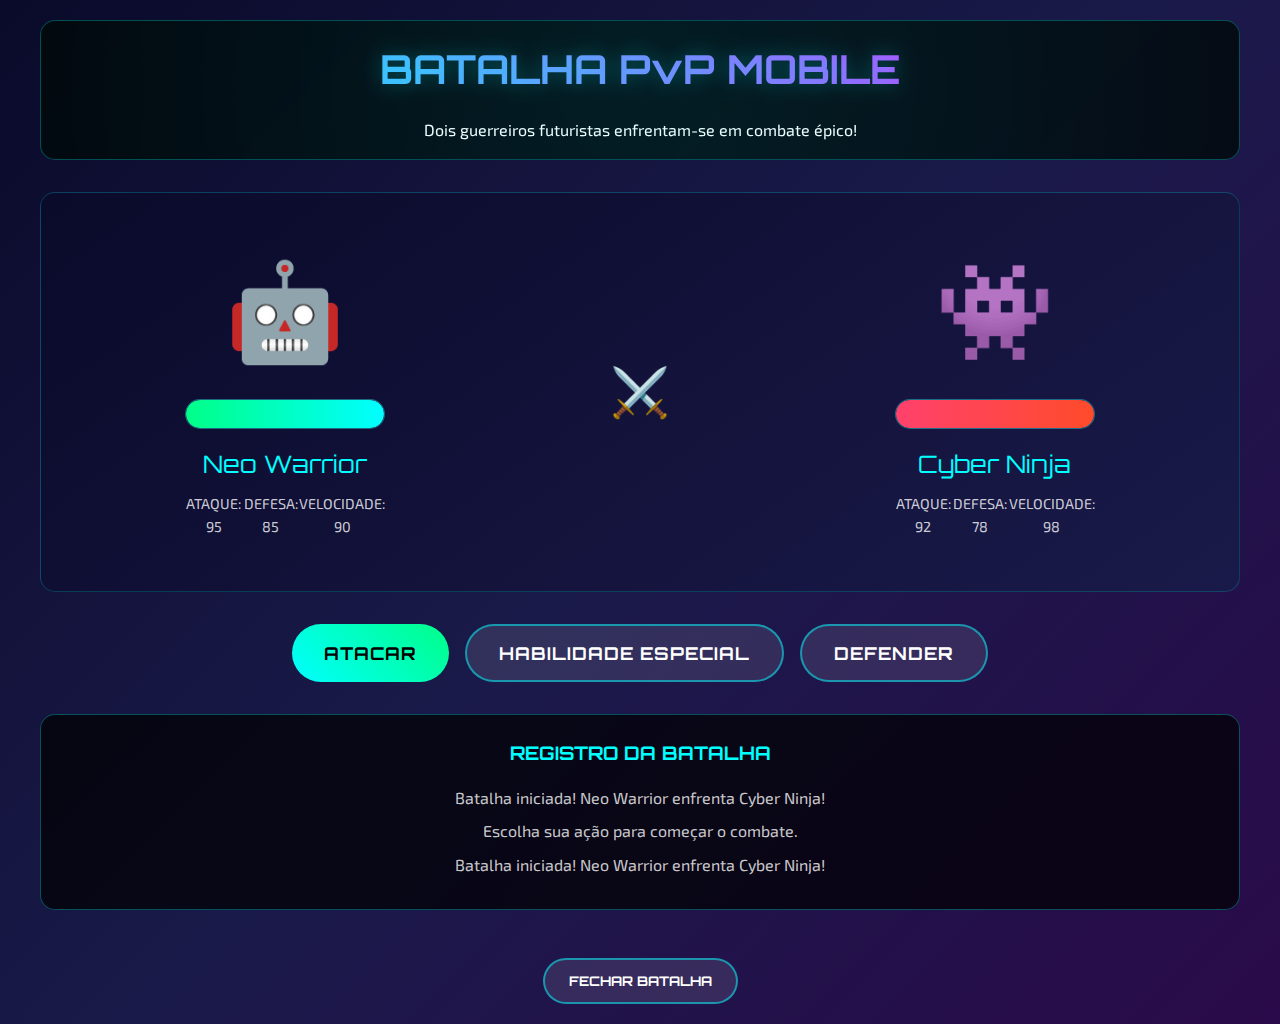
<file: battle.html>
<!DOCTYPE html>
<html lang="pt-BR">
<head>
    <meta charset="UTF-8">
    <meta name="viewport" content="width=device-width, initial-scale=1.0">
    <title>Batalha PvP Mobile</title>
    <link rel="stylesheet" href="style.css">
    <link href="https://fonts.googleapis.com/css2?family=Orbitron:wght@400;500;700;900&family=Exo+2:wght@300;400;600;700&display=swap" rel="stylesheet">
    <style>
        body {
            background: linear-gradient(135deg, #0a0a2a, #1a1a4a, #2a0a4a);
            color: #fff;
            min-height: 100vh;
            margin: 0;
            padding: 20px;
            font-family: 'Exo 2', 'Arial', sans-serif;
            overflow-x: hidden;
        }
        
        .battle-container {
            max-width: 1200px;
            margin: 0 auto;
            text-align: center;
        }
        
        .battle-header {
            background: rgba(0, 0, 0, 0.8);
            backdrop-filter: blur(10px);
            padding: 1rem;
            border-radius: 15px;
            margin-bottom: 2rem;
            border: 1px solid rgba(0, 255, 255, 0.3);
            position: relative;
            overflow: hidden;
        }
        
        .battle-header::before {
            content: '';
            position: absolute;
            top: -50%;
            left: -50%;
            width: 200%;
            height: 200%;
            background: radial-gradient(circle, rgba(0, 255, 255, 0.1) 0%, transparent 70%);
            animation: hero-pulse 4s ease-in-out infinite alternate;
        }
        
        .battle-title {
            font-size: 2.5rem;
            background: linear-gradient(45deg, #00ffff, #ff00ff);
            -webkit-background-clip: text;
            -webkit-text-fill-color: transparent;
            font-family: 'Orbitron', sans-serif;
            margin-bottom: 1rem;
            text-shadow: 0 0 20px rgba(0, 255, 255, 0.3);
        }
        
        .battle-arena-full {
            display: flex;
            justify-content: space-around;
            align-items: center;
            margin: 2rem 0;
            padding: 2rem;
            background: linear-gradient(145deg, #0a0a2a, #1a1a4a);
            border-radius: 15px;
            border: 1px solid rgba(0, 255, 255, 0.2);
            position: relative;
            min-height: 400px;
            overflow: hidden;
        }
        
        .battle-character {
            text-align: center;
            width: 200px;
            position: relative;
        }
        
        .character-sprite {
            font-size: 6rem;
            margin-bottom: 1rem;
            animation: float 3s ease-in-out infinite;
            transition: all 0.3s ease;
        }
        
        @keyframes float {
            0%, 100% {
                transform: translateY(0);
            }
            50% {
                transform: translateY(-20px);
            }
        }
        
        .health-bar {
            width: 100%;
            height: 30px;
            background: rgba(255, 255, 255, 0.1);
            border-radius: 15px;
            margin-bottom: 1rem;
            overflow: hidden;
            border: 1px solid rgba(0, 255, 255, 0.3);
        }
        
        .health-fill {
            height: 100%;
            border-radius: 15px;
            transition: width 0.5s ease;
        }
        
        .player .health-fill {
            background: linear-gradient(to right, #00ff88, #00ffff);
        }
        
        .enemy .health-fill {
            background: linear-gradient(to right, #ff416c, #ff4b2b);
        }
        
        .character-name {
            color: #00ffff;
            font-family: 'Orbitron', sans-serif;
            font-size: 1.5rem;
            margin-bottom: 0.5rem;
        }
        
        .character-stats {
            color: rgba(255, 255, 255, 0.8);
            font-size: 0.9rem;
        }
        
        .battle-vs {
            font-size: 3rem;
            font-weight: bold;
            color: #ff0080;
            font-family: 'Orbitron', sans-serif;
            animation: pulse 2s infinite;
        }
        
        @keyframes pulse {
            0% {
                transform: scale(1);
                text-shadow: 0 0 10px #ff0080;
            }
            50% {
                transform: scale(1.1);
                text-shadow: 0 0 20px #ff0080;
            }
            100% {
                transform: scale(1);
                text-shadow: 0 0 10px #ff0080;
            }
        }
        
        .battle-controls {
            display: flex;
            justify-content: center;
            gap: 1rem;
            margin: 2rem 0;
            flex-wrap: wrap;
        }
        
        .hero-btn {
            padding: 1rem 2rem;
            border: none;
            border-radius: 30px;
            font-size: 1.1rem;
            font-weight: bold;
            cursor: pointer;
            transition: all 0.3s ease;
            position: relative;
            overflow: hidden;
            font-family: 'Orbitron', sans-serif;
            text-transform: uppercase;
            letter-spacing: 1px;
        }
        
        .hero-btn.primary {
            background: linear-gradient(45deg, #00ffff, #00ff88);
            color: #000;
        }
        
        .hero-btn.secondary {
            background: rgba(255, 255, 255, 0.1);
            color: #fff;
            border: 2px solid rgba(0, 255, 255, 0.5);
        }
        
        .hero-btn:hover {
            transform: translateY(-5px) scale(1.05);
            box-shadow: 0 10px 30px rgba(0, 255, 255, 0.4);
        }
        
        .hero-btn:active {
            transform: translateY(0) scale(0.98);
        }
        
        .battle-log {
            background: rgba(0, 0, 0, 0.7);
            border-radius: 15px;
            padding: 1.5rem;
            margin: 2rem 0;
            border: 1px solid rgba(0, 255, 255, 0.3);
            max-height: 200px;
            overflow-y: auto;
        }
        
        .battle-log h3 {
            color: #00ffff;
            margin-bottom: 1rem;
            font-family: 'Orbitron', sans-serif;
        }
        
        .log-entry {
            margin-bottom: 0.5rem;
            color: rgba(255, 255, 255, 0.8);
            animation: fadeIn 0.3s ease;
        }
        
        @keyframes fadeIn {
            from { opacity: 0; transform: translateY(10px); }
            to { opacity: 1; transform: translateY(0); }
        }
        
        .back-btn {
            background: rgba(255, 255, 255, 0.1);
            color: #fff;
            border: 2px solid rgba(0, 255, 255, 0.5);
            padding: 0.8rem 1.5rem;
            border-radius: 25px;
            font-family: 'Orbitron', sans-serif;
            cursor: pointer;
            transition: all 0.3s ease;
            margin-top: 1rem;
            font-weight: bold;
        }
        
        .back-btn:hover {
            background: rgba(0, 255, 255, 0.2);
            transform: translateY(-2px);
            box-shadow: 0 5px 15px rgba(0, 255, 255, 0.3);
        }
        
        /* Animações de combate */
        @keyframes attack {
            0% { transform: translateX(0); }
            50% { transform: translateX(50px); }
            100% { transform: translateX(0); }
        }
        
        @keyframes hit {
            0% { transform: translateX(0); }
            25% { transform: translateX(-10px); }
            50% { transform: translateX(10px); }
            75% { transform: translateX(-10px); }
            100% { transform: translateX(0); }
        }
        
        @keyframes special {
            0% { transform: scale(1); filter: brightness(1); }
            50% { transform: scale(1.2); filter: brightness(2); }
            100% { transform: scale(1); filter: brightness(1); }
        }
        
        .attacking {
            animation: attack 0.5s ease;
        }
        
        .hit {
            animation: hit 0.3s ease;
        }
        
        .special {
            animation: special 1s ease;
        }
        
        /* Efeitos visuais */
        .battle-effects {
            position: absolute;
            top: 0;
            left: 0;
            width: 100%;
            height: 100%;
            pointer-events: none;
            z-index: 1;
        }
        
        .effect {
            position: absolute;
            font-size: 2rem;
            animation: effectMove 1s forwards;
        }
        
        @keyframes effectMove {
            0% {
                opacity: 1;
                transform: translateY(0) scale(1);
            }
            100% {
                opacity: 0;
                transform: translateY(-100px) scale(0.5);
            }
        }
        
        @media (max-width: 768px) {
            .battle-arena-full {
                flex-direction: column;
                gap: 2rem;
            }
            
            .battle-controls {
                flex-direction: column;
                align-items: center;
            }
            
            .character-sprite {
                font-size: 4rem;
            }
            
            .battle-title {
                font-size: 2rem;
            }
            
            .hero-btn {
                width: 100%;
                max-width: 300px;
            }
        }
    </style>
</head>
<body>
    <div class="battle-container">
        <div class="battle-header">
            <h1 class="battle-title">BATALHA PvP MOBILE</h1>
            <p>Dois guerreiros futuristas enfrentam-se em combate épico!</p>
        </div>
        
        <div class="battle-arena-full">
            <div class="battle-effects" id="battleEffects"></div>
            
            <div class="battle-character player">
                <div class="character-sprite" id="playerSprite">🤖</div>
                <div class="health-bar">
                    <div class="health-fill" id="playerHealth" style="width: 100%;"></div>
                </div>
                <div class="character-name" id="playerName">Neo Warrior</div>
                <div class="character-stats" id="playerStats">
                    <div>ATAQUE: 95</div>
                    <div>DEFESA: 85</div>
                    <div>VELOCIDADE: 90</div>
                </div>
            </div>
            
            <div class="battle-vs">⚔️</div>
            
            <div class="battle-character enemy">
                <div class="character-sprite" id="enemySprite">👾</div>
                <div class="health-bar">
                    <div class="health-fill" id="enemyHealth" style="width: 100%;"></div>
                </div>
                <div class="character-name" id="enemyName">Cyber Ninja</div>
                <div class="character-stats" id="enemyStats">
                    <div>ATAQUE: 92</div>
                    <div>DEFESA: 78</div>
                    <div>VELOCIDADE: 98</div>
                </div>
            </div>
        </div>
        
        <div class="battle-controls">
            <button class="hero-btn primary" id="attackBtn">ATACAR</button>
            <button class="hero-btn secondary" id="specialBtn">HABILIDADE ESPECIAL</button>
            <button class="hero-btn secondary" id="defendBtn">DEFENDER</button>
        </div>
        
        <div class="battle-log">
            <h3>REGISTRO DA BATALHA</h3>
            <div id="battleLog">
                <div class="log-entry">Batalha iniciada! Neo Warrior enfrenta Cyber Ninja!</div>
                <div class="log-entry">Escolha sua ação para começar o combate.</div>
            </div>
        </div>
        
        <button class="back-btn" onclick="window.close()">FECHAR BATALHA</button>
    </div>

    <script>
        // Obter parâmetros da URL
        function getUrlParams() {
            const params = new URLSearchParams(window.location.search);
            return {
                player: params.get('player') || 'Neo Warrior',
                enemy: params.get('enemy') || 'Cyber Ninja',
                playerEmoji: params.get('playerEmoji') || '🤖',
                enemyEmoji: params.get('enemyEmoji') || '👾'
            };
        }

        // Elementos DOM
        const playerSprite = document.getElementById('playerSprite');
        const enemySprite = document.getElementById('enemySprite');
        const playerName = document.getElementById('playerName');
        const enemyName = document.getElementById('enemyName');
        const playerHealth = document.getElementById('playerHealth');
        const enemyHealth = document.getElementById('enemyHealth');
        const battleLog = document.getElementById('battleLog');
        const attackBtn = document.getElementById('attackBtn');
        const specialBtn = document.getElementById('specialBtn');
        const defendBtn = document.getElementById('defendBtn');
        const battleEffects = document.getElementById('battleEffects');

        // Variáveis de estado
        let playerHP = 100;
        let enemyHP = 100;
        let isPlayerTurn = true;
        let isDefending = false;

        // Inicializar batalha
        function initBattle() {
            const params = getUrlParams();
            
            // Atualizar interface com personagens selecionados
            playerSprite.textContent = params.playerEmoji;
            enemySprite.textContent = params.enemyEmoji;
            playerName.textContent = params.player;
            enemyName.textContent = params.enemy;
            
            // Atualizar estatísticas (valores fixos para demonstração)
            document.getElementById('playerStats').innerHTML = `
                <div>ATAQUE: 95</div>
                <div>DEFESA: 85</div>
                <div>VELOCIDADE: 90</div>
            `;
            document.getElementById('enemyStats').innerHTML = `
                <div>ATAQUE: 92</div>
                <div>DEFESA: 78</div>
                <div>VELOCIDADE: 98</div>
            `;
            
            addLogMessage(`Batalha iniciada! ${params.player} enfrenta ${params.enemy}!`);
        }

        // Adicionar mensagem ao log
        function addLogMessage(message) {
            const logEntry = document.createElement('div');
            logEntry.className = 'log-entry';
            logEntry.textContent = message;
            battleLog.appendChild(logEntry);
            battleLog.scrollTop = battleLog.scrollHeight;
        }

        // Atualizar barras de vida
        function updateHealthBars() {
            playerHealth.style.width = `${playerHP}%`;
            enemyHealth.style.width = `${enemyHP}%`;
            
            // Mudar cor conforme a vida
            if (playerHP < 30) {
                playerHealth.style.background = 'linear-gradient(to right, #ff416c, #ff4b2b)';
            } else if (playerHP < 60) {
                playerHealth.style.background = 'linear-gradient(to right, #ff8c00, #ffa500)';
            } else {
                playerHealth.style.background = 'linear-gradient(to right, #00ff88, #00ffff)';
            }
            
            if (enemyHP < 30) {
                enemyHealth.style.background = 'linear-gradient(to right, #ff416c, #ff4b2b)';
            } else if (enemyHP < 60) {
                enemyHealth.style.background = 'linear-gradient(to right, #ff8c00, #ffa500)';
            } else {
                enemyHealth.style.background = 'linear-gradient(to right, #ff416c, #ff4b2b)';
            }
        }

        // Criar efeito visual
        function createEffect(emoji, targetElement) {
            const effect = document.createElement('div');
            effect.className = 'effect';
            effect.textContent = emoji;
            
            const rect = targetElement.getBoundingClientRect();
            const containerRect = document.querySelector('.battle-arena-full').getBoundingClientRect();
            
            effect.style.left = (rect.left - containerRect.left + rect.width / 2 - 20) + 'px';
            effect.style.top = (rect.top - containerRect.top + rect.height / 2 - 20) + 'px';
            
            battleEffects.appendChild(effect);
            
            setTimeout(() => {
                if (effect.parentNode) {
                    effect.parentNode.removeChild(effect);
                }
            }, 1000);
        }

        // Ataque do jogador
        function playerAttack() {
            if (playerHP <= 0 || enemyHP <= 0 || !isPlayerTurn) return;
            
            isPlayerTurn = false;
            attackBtn.disabled = true;
            specialBtn.disabled = true;
            defendBtn.disabled = true;
            
            // Animação de ataque
            playerSprite.classList.add('attacking');
            createEffect('💥', enemySprite);
            
            setTimeout(() => {
                playerSprite.classList.remove('attacking');
                
                const damage = Math.floor(Math.random() * 25) + 15;
                enemyHP = Math.max(0, enemyHP - damage);
                updateHealthBars();
                
                addLogMessage(`${playerName.textContent} ataca e causa ${damage} de dano!`);
                
                if (enemyHP <= 0) {
                    addLogMessage(`${playerName.textContent} vence a batalha! 🎉`);
                    createEffect('🏆', playerSprite);
                    return;
                }
                
                // Turno do inimigo após um pequeno delay
                setTimeout(enemyTurn, 1500);
            }, 500);
        }

        // Habilidade especial
        function playerSpecial() {
            if (playerHP <= 0 || enemyHP <= 0 || !isPlayerTurn) return;
            
            isPlayerTurn = false;
            attackBtn.disabled = true;
            specialBtn.disabled = true;
            defendBtn.disabled = true;
            
            // Animação especial
            playerSprite.classList.add('special');
            createEffect('⚡', playerSprite);
            
            setTimeout(() => {
                playerSprite.classList.remove('special');
                enemySprite.classList.add('hit');
                createEffect('💥', enemySprite);
                
                setTimeout(() => {
                    enemySprite.classList.remove('hit');
                    
                    const damage = Math.floor(Math.random() * 35) + 25;
                    enemyHP = Math.max(0, enemyHP - damage);
                    updateHealthBars();
                    
                    addLogMessage(`${playerName.textContent} usa habilidade especial e causa ${damage} de dano! ⚡`);
                    
                    if (enemyHP <= 0) {
                        addLogMessage(`${playerName.textContent} vence a batalha com uma habilidade especial! 🎉`);
                        createEffect('🏆', playerSprite);
                        return;
                    }
                    
                    // Turno do inimigo após um pequeno delay
                    setTimeout(enemyTurn, 1500);
                }, 300);
            }, 1000);
        }

        // Defesa
        function playerDefend() {
            if (playerHP <= 0 || enemyHP <= 0 || !isPlayerTurn) return;
            
            isPlayerTurn = false;
            isDefending = true;
            attackBtn.disabled = true;
            specialBtn.disabled = true;
            defendBtn.disabled = true;
            
            addLogMessage(`${playerName.textContent} se defende!`);
            createEffect('🛡️', playerSprite);
            
            // Turno do inimigo após um pequeno delay
            setTimeout(enemyTurn, 1000);
        }

        // Turno do inimigo
        function enemyTurn() {
            if (playerHP <= 0 || enemyHP <= 0) return;
            
            const actions = ['attack', 'special', 'defend'];
            const action = actions[Math.floor(Math.random() * actions.length)];
            
            switch (action) {
                case 'attack':
                    enemySprite.classList.add('attacking');
                    createEffect('💥', playerSprite);
                    
                    setTimeout(() => {
                        enemySprite.classList.remove('attacking');
                        
                        let damage = Math.floor(Math.random() * 25) + 15;
                        
                        // Reduzir dano se estiver defendendo
                        if (isDefending) {
                            damage = Math.floor(damage * 0.5);
                            isDefending = false;
                        }
                        
                        playerHP = Math.max(0, playerHP - damage);
                        updateHealthBars();
                        
                        addLogMessage(`${enemyName.textContent} ataca e causa ${damage} de dano!`);
                        
                        if (playerHP <= 0) {
                            addLogMessage(`${enemyName.textContent} vence a batalha! 💀`);
                            createEffect('💀', enemySprite);
                        }
                        
                        // Retornar o turno para o jogador
                        setTimeout(() => {
                            isPlayerTurn = true;
                            enableButtons();
                        }, 1000);
                    }, 500);
                    break;
                    
                case 'special':
                    enemySprite.classList.add('special');
                    createEffect('🔥', enemySprite);
                    
                    setTimeout(() => {
                        enemySprite.classList.remove('special');
                        playerSprite.classList.add('hit');
                        createEffect('💥', playerSprite);
                        
                        setTimeout(() => {
                            playerSprite.classList.remove('hit');
                            
                            let damage = Math.floor(Math.random() * 35) + 25;
                            
                            // Reduzir dano se estiver defendendo
                            if (isDefending) {
                                damage = Math.floor(damage * 0.5);
                                isDefending = false;
                            }
                            
                            playerHP = Math.max(0, playerHP - damage);
                            updateHealthBars();
                            
                            addLogMessage(`${enemyName.textContent} usa habilidade especial e causa ${damage} de dano! ⚡`);
                            
                            if (playerHP <= 0) {
                                addLogMessage(`${enemyName.textContent} vence a batalha com uma habilidade especial! 💀`);
                                createEffect('💀', enemySprite);
                            }
                            
                            // Retornar o turno para o jogador
                            setTimeout(() => {
                                isPlayerTurn = true;
                                enableButtons();
                            }, 1000);
                        }, 300);
                    }, 1000);
                    break;
                    
                case 'defend':
                    addLogMessage(`${enemyName.textContent} se defende!`);
                    createEffect('🛡️', enemySprite);
                    
                    // Retornar o turno para o jogador
                    setTimeout(() => {
                        isPlayerTurn = true;
                        enableButtons();
                    }, 1000);
                    break;
            }
        }

        // Habilitar botões
        function enableButtons() {
            if (playerHP > 0 && enemyHP > 0) {
                attackBtn.disabled = false;
                specialBtn.disabled = false;
                defendBtn.disabled = false;
            }
        }

        // Eventos dos botões
        attackBtn.addEventListener('click', playerAttack);
        specialBtn.addEventListener('click', playerSpecial);
        defendBtn.addEventListener('click', playerDefend);

        // Inicialização
        document.addEventListener('DOMContentLoaded', () => {
            initBattle();
            updateHealthBars();
        });
    </script>
</body>
</html>
</file>
<file: style.css>
/* Reset e Configurações Básicas */
* {
    margin: 0;
    padding: 0;
    box-sizing: border-box;
}

body {
    background: linear-gradient(135deg, #0a0a2a, #1a1a4a, #2a0a4a);
    color: #fff;
    min-height: 100vh;
    overflow-x: hidden;
    position: relative;
    font-family: 'Exo 2', 'Arial', sans-serif;
    line-height: 1.6;
}

/* Animações de fundo */
.background-animation {
    position: fixed;
    top: 0;
    left: 0;
    width: 100%;
    height: 100%;
    z-index: -1;
    overflow: hidden;
}

.particle {
    position: absolute;
    border-radius: 50%;
    background: radial-gradient(circle, rgba(0, 255, 255, 0.8), transparent);
    animation: float 15s infinite linear;
}

@keyframes float {
    0% {
        transform: translateY(0) translateX(0) rotate(0deg);
        opacity: 0;
    }
    10% {
        opacity: 1;
    }
    90% {
        opacity: 1;
    }
    100% {
        transform: translateY(-100vh) translateX(100px) rotate(360deg);
        opacity: 0;
    }
}

.grid-lines {
    position: fixed;
    top: 0;
    left: 0;
    width: 100%;
    height: 100%;
    background: 
        linear-gradient(90deg, rgba(0, 255, 255, 0.1) 1px, transparent 1px),
        linear-gradient(rgba(0, 255, 255, 0.1) 1px, transparent 1px);
    background-size: 50px 50px;
    animation: grid-move 20s linear infinite;
    z-index: -1;
}

@keyframes grid-move {
    0% {
        transform: translate(0, 0);
    }
    100% {
        transform: translate(50px, 50px);
    }
}

/* Raios de energia */
.lightning-container {
    position: fixed;
    top: 0;
    left: 0;
    width: 100%;
    height: 100%;
    pointer-events: none;
    z-index: -1;
}

.lightning {
    position: absolute;
    background: linear-gradient(to bottom, #00ffff, #0088ff, #00ffff);
    width: 2px;
    height: 100px;
    box-shadow: 0 0 10px #00ffff, 0 0 20px #0088ff;
    animation: lightning-bolt 0.1s infinite alternate;
}

@keyframes lightning-bolt {
    0% {
        opacity: 0.3;
        transform: scaleY(1);
    }
    100% {
        opacity: 0.8;
        transform: scaleY(1.2);
    }
}

/* Personagens atirando */
.battle-arena {
    position: fixed;
    bottom: 50px;
    left: 0;
    width: 100%;
    height: 200px;
    pointer-events: none;
    z-index: 10;
}

.character {
    position: absolute;
    bottom: 0;
    width: 80px;
    height: 120px;
    background-size: contain;
    background-repeat: no-repeat;
    background-position: bottom;
}

.character-1 {
    left: 10%;
    background-image: url('image/svg+xml;utf8,<svg xmlns="http://www.w3.org/2000/svg" viewBox="0 0 100 150"><rect x="30" y="50" width="40" height="80" fill="%2300aaff"/><circle cx="50" cy="40" r="20" fill="%2300aaff"/><rect x="20" y="60" width="60" height="20" fill="%230088ff"/><rect x="40" y="30" width="20" height="20" fill="%230088ff"/></svg>');
}

.character-2 {
    right: 10%;
    background-image: url('image/svg+xml;utf8,<svg xmlns="http://www.w3.org/2000/svg" viewBox="0 0 100 150"><rect x="30" y="50" width="40" height="80" fill="%23ff0080"/><circle cx="50" cy="40" r="20" fill="%23ff0080"/><rect x="20" y="60" width="60" height="20" fill="%23ff0060"/><rect x="40" y="30" width="20" height="20" fill="%23ff0060"/></svg>');
    transform: scaleX(-1);
}

.laser-beam {
    position: absolute;
    height: 4px;
    background: linear-gradient(to right, transparent, #00ffff, #0088ff, transparent);
    box-shadow: 0 0 10px #00ffff;
    animation: laser-fire 0.5s infinite;
}

@keyframes laser-fire {
    0% {
        width: 0;
        opacity: 0;
    }
    50% {
        opacity: 1;
    }
    100% {
        width: 200px;
        opacity: 0;
    }
}

/* Header */
header {
    background: rgba(0, 0, 0, 0.8);
    backdrop-filter: blur(10px);
    padding: 1rem 2rem;
    display: flex;
    justify-content: space-between;
    align-items: center;
    border-bottom: 1px solid rgba(0, 255, 255, 0.3);
    position: relative;
    z-index: 100;
    flex-wrap: wrap;
}

.logo {
    font-size: 2rem;
    font-weight: bold;
    background: linear-gradient(45deg, #00ffff, #00ff88);
    -webkit-background-clip: text;
    -webkit-text-fill-color: transparent;
    text-shadow: 0 0 20px rgba(0, 255, 255, 0.5);
    letter-spacing: 2px;
    font-family: 'Orbitron', sans-serif;
}

nav ul {
    display: flex;
    list-style: none;
    gap: 2rem;
}

nav a {
    color: #fff;
    text-decoration: none;
    font-weight: 500;
    transition: all 0.3s ease;
    padding: 0.5rem 1rem;
    border-radius: 5px;
    position: relative;
    overflow: hidden;
    font-family: 'Orbitron', sans-serif;
}

nav a:hover {
    background: rgba(0, 255, 255, 0.2);
    transform: translateY(-2px);
}

nav a::before {
    content: '';
    position: absolute;
    top: 0;
    left: -100%;
    width: 100%;
    height: 100%;
    background: linear-gradient(90deg, transparent, rgba(255, 255, 255, 0.2), transparent);
    transition: 0.5s;
}

nav a:hover::before {
    left: 100%;
}

.menu-toggle {
    display: none;
    font-size: 2rem;
    cursor: pointer;
}

/* Main Content */
.container {
    max-width: 1200px;
    margin: 2rem auto;
    padding: 0 2rem;
}

/* Hero Section */
.hero-section {
    text-align: center;
    margin-bottom: 3rem;
    padding: 3rem 2rem;
    background: rgba(0, 0, 0, 0.3);
    border-radius: 20px;
    border: 1px solid rgba(0, 255, 255, 0.2);
    position: relative;
    overflow: hidden;
}

.hero-section::before {
    content: '';
    position: absolute;
    top: -50%;
    left: -50%;
    width: 200%;
    height: 200%;
    background: radial-gradient(circle, rgba(0, 255, 255, 0.1) 0%, transparent 70%);
    animation: hero-pulse 4s ease-in-out infinite alternate;
}

@keyframes hero-pulse {
    0% {
        transform: scale(1);
    }
    100% {
        transform: scale(1.1);
    }
}

.game-title {
    font-size: 4rem;
    margin-bottom: 1rem;
    background: linear-gradient(45deg, #00ffff, #ff00ff);
    -webkit-background-clip: text;
    -webkit-text-fill-color: transparent;
    text-shadow: 0 0 30px rgba(0, 255, 255, 0.3);
    letter-spacing: 3px;
    font-family: 'Orbitron', sans-serif;
    font-weight: 900;
}

.game-subtitle {
    font-size: 1.5rem;
    color: rgba(255, 255, 255, 0.8);
    margin-bottom: 2rem;
    max-width: 800px;
    margin-left: auto;
    margin-right: auto;
    font-weight: 300;
}

.hero-buttons {
    display: flex;
    justify-content: center;
    gap: 2rem;
    margin-top: 2rem;
}

.hero-btn {
    padding: 1rem 2.5rem;
    border: none;
    border-radius: 30px;
    font-size: 1.1rem;
    font-weight: bold;
    cursor: pointer;
    transition: all 0.3s ease;
    position: relative;
    overflow: hidden;
    font-family: 'Orbitron', sans-serif;
    text-transform: uppercase;
    letter-spacing: 1px;
}

.hero-btn.primary {
    background: linear-gradient(45deg, #00ffff, #00ff88);
    color: #000;
}

.hero-btn.secondary {
    background: rgba(255, 255, 255, 0.1);
    color: #fff;
    border: 2px solid rgba(0, 255, 255, 0.5);
}

.hero-btn:hover {
    transform: translateY(-5px) scale(1.05);
    box-shadow: 0 10px 30px rgba(0, 255, 255, 0.4);
}

.hero-btn:active {
    transform: translateY(0) scale(0.98);
}

/* Features */
.features-section {
    display: grid;
    grid-template-columns: repeat(auto-fit, minmax(300px, 1fr));
    gap: 2rem;
    margin-bottom: 3rem;
}

.feature-card {
    background: rgba(0, 0, 0, 0.5);
    border-radius: 15px;
    padding: 2rem;
    text-align: center;
    border: 1px solid rgba(0, 255, 255, 0.2);
    transition: all 0.3s ease;
}

.feature-card:hover {
    transform: translateY(-10px);
    border-color: rgba(0, 255, 255, 0.5);
    box-shadow: 0 10px 30px rgba(0, 255, 255, 0.3);
}

.feature-icon {
    font-size: 3rem;
    margin-bottom: 1rem;
    background: linear-gradient(45deg, #00ffff, #00ff88);
    -webkit-background-clip: text;
    -webkit-text-fill-color: transparent;
}

.feature-title {
    font-size: 1.5rem;
    color: #00ffff;
    margin-bottom: 1rem;
    font-family: 'Orbitron', sans-serif;
}

.feature-description {
    color: rgba(255, 255, 255, 0.7);
    line-height: 1.6;
}

/* Personagens */
.characters-section {
    margin-bottom: 3rem;
}

.section-title {
    font-size: 2.5rem;
    margin-bottom: 2rem;
    color: #00ffff;
    text-align: center;
    text-shadow: 0 0 20px rgba(0, 255, 255, 0.5);
    font-family: 'Orbitron', sans-serif;
    font-weight: 700;
}

.characters-grid {
    display: grid;
    grid-template-columns: repeat(auto-fit, minmax(250px, 1fr));
    gap: 2rem;
}

.character-card {
    background: linear-gradient(145deg, #1a1a2e, #16213e);
    border-radius: 15px;
    padding: 1.5rem;
    text-align: center;
    transition: all 0.3s ease;
    border: 1px solid rgba(0, 255, 255, 0.2);
    position: relative;
    overflow: hidden;
}

.character-card:hover {
    transform: translateY(-10px) scale(1.05);
    box-shadow: 0 10px 30px rgba(0, 255, 255, 0.3);
    border-color: rgba(0, 255, 255, 0.5);
}

.character-image {
    width: 150px;
    height: 150px;
    margin: 0 auto 1rem;
    border-radius: 50%;
    background: linear-gradient(45deg, #ff0080, #00ffff);
    display: flex;
    align-items: center;
    justify-content: center;
    font-size: 3rem;
    animation: pulse 2s infinite;
}

@keyframes pulse {
    0% {
        box-shadow: 0 0 0 0 rgba(0, 255, 255, 0.7);
    }
    70% {
        box-shadow: 0 0 0 20px rgba(0, 255, 255, 0);
    }
    100% {
        box-shadow: 0 0 0 0 rgba(0, 255, 255, 0);
    }
}

.character-name {
    font-size: 1.5rem;
    margin-bottom: 0.5rem;
    color: #00ffff;
    font-family: 'Orbitron', sans-serif;
}

.character-description {
    color: rgba(255, 255, 255, 0.7);
    margin-bottom: 1rem;
    font-size: 0.9rem;
}

.character-stats {
    display: flex;
    justify-content: space-around;
    margin-bottom: 1rem;
}

.stat {
    text-align: center;
}

.stat-value {
    font-size: 1.2rem;
    font-weight: bold;
    color: #00ffff;
    font-family: 'Orbitron', sans-serif;
}

.stat-label {
    font-size: 0.8rem;
    color: rgba(255, 255, 255, 0.6);
}

.play-btn {
    background: linear-gradient(45deg, #00ffff, #00ff88);
    color: #000;
    border: none;
    padding: 0.8rem 2rem;
    border-radius: 25px;
    font-weight: bold;
    cursor: pointer;
    transition: all 0.3s ease;
    font-family: 'Orbitron', sans-serif;
    text-transform: uppercase;
    letter-spacing: 1px;
}

.play-btn:hover {
    transform: scale(1.1);
    box-shadow: 0 0 20px rgba(0, 255, 255, 0.8);
}

/* Seção de Batalha */
.battle-section {
    margin-bottom: 3rem;
    background: rgba(0, 0, 0, 0.5);
    border-radius: 20px;
    padding: 2rem;
    border: 1px solid rgba(0, 255, 255, 0.2);
}

.battle-content {
    display: grid;
    grid-template-columns: 1fr 1fr;
    gap: 2rem;
    align-items: center;
}

.battle-info h3 {
    font-size: 1.8rem;
    color: #00ffff;
    margin-bottom: 1rem;
    font-family: 'Orbitron', sans-serif;
}

.battle-info p {
    color: rgba(255, 255, 255, 0.8);
    margin-bottom: 2rem;
    line-height: 1.6;
}

.battle-stats {
    display: grid;
    grid-template-columns: repeat(3, 1fr);
    gap: 1rem;
    margin-bottom: 2rem;
}

.stat-item {
    text-align: center;
    padding: 1rem;
    background: rgba(0, 0, 0, 0.3);
    border-radius: 10px;
    border: 1px solid rgba(0, 255, 255, 0.2);
}

.stat-number {
    font-size: 1.5rem;
    font-weight: bold;
    color: #00ffff;
    font-family: 'Orbitron', sans-serif;
    display: block;
}

.stat-label {
    font-size: 0.9rem;
    color: rgba(255, 255, 255, 0.7);
}

.battle-preview {
    text-align: center;
}

.battle-arena-preview {
    background: linear-gradient(145deg, #1a1a2e, #16213e);
    border-radius: 15px;
    padding: 2rem;
    border: 1px solid rgba(0, 255, 255, 0.2);
    position: relative;
    height: 200px;
    display: flex;
    align-items: center;
    justify-content: space-around;
}

.player-character, .enemy-character {
    font-size: 4rem;
    animation: float 3s ease-in-out infinite;
}

.vs {
    font-size: 2rem;
    font-weight: bold;
    color: #ff0080;
    font-family: 'Orbitron', sans-serif;
}

@keyframes float {
    0%, 100% {
        transform: translateY(0);
    }
    50% {
        transform: translateY(-20px);
    }
}

/* Modais */
.modal {
    display: none;
    position: fixed;
    z-index: 1000;
    left: 0;
    top: 0;
    width: 100%;
    height: 100%;
    background-color: rgba(0, 0, 0, 0.8);
    animation: fadeIn 0.3s ease;
}

@keyframes fadeIn {
    from { opacity: 0; }
    to { opacity: 1; }
}

.modal-content {
    background: linear-gradient(145deg, #1a1a2e, #16213e);
    margin: 5% auto;
    padding: 20px;
    border: 1px solid #00ffff;
    border-radius: 15px;
    width: 80%;
    max-width: 800px;
    position: relative;
    animation: slideIn 0.3s ease;
}

@keyframes slideIn {
    from { transform: translateY(-50px); opacity: 0; }
    to { transform: translateY(0); opacity: 1; }
}

.close {
    color: #aaa;
    float: right;
    font-size: 28px;
    font-weight: bold;
    cursor: pointer;
    position: absolute;
    right: 15px;
    top: 15px;
    transition: all 0.3s ease;
}

.close:hover {
    color: #00ffff;
    transform: rotate(90deg);
}

.video-placeholder {
    background: linear-gradient(45deg, #1a1a2e, #16213e);
    border-radius: 10px;
    padding: 40px;
    margin: 20px 0;
    border: 1px solid rgba(0, 255, 255, 0.3);
    text-align: center;
}

.video-icon {
    font-size: 4rem;
    margin-bottom: 20px;
    color: #00ffff;
    animation: pulse 2s infinite;
}

.video-placeholder h3 {
    color: #00ffff;
    margin-bottom: 1rem;
    font-family: 'Orbitron', sans-serif;
}

/* Modal de Download */
.download-modal {
    max-width: 900px;
}

.download-options {
    display: grid;
    grid-template-columns: repeat(auto-fit, minmax(250px, 1fr));
    gap: 2rem;
    margin-top: 2rem;
}

.download-option {
    background: rgba(0, 0, 0, 0.3);
    border-radius: 15px;
    padding: 2rem;
    text-align: center;
    border: 1px solid rgba(0, 255, 255, 0.2);
    transition: all 0.3s ease;
}

.download-option:hover {
    transform: translateY(-10px);
    border-color: rgba(0, 255, 255, 0.5);
    box-shadow: 0 10px 30px rgba(0, 255, 255, 0.3);
}

.platform-icon {
    font-size: 3rem;
    margin-bottom: 1rem;
}

.download-option h3 {
    color: #00ffff;
    margin-bottom: 0.5rem;
    font-family: 'Orbitron', sans-serif;
}

.download-option p {
    color: rgba(255, 255, 255, 0.7);
    margin-bottom: 1rem;
}

/* Modal de Personagem */
.character-modal {
    max-width: 600px;
}

.character-details {
    text-align: center;
    padding: 2rem;
}

.character-detail-image {
    width: 200px;
    height: 200px;
    margin: 0 auto 1rem;
    border-radius: 50%;
    background: linear-gradient(45deg, #ff0080, #00ffff);
    display: flex;
    align-items: center;
    justify-content: center;
    font-size: 4rem;
    animation: pulse 2s infinite;
}

.character-detail-name {
    font-size: 2rem;
    color: #00ffff;
    margin-bottom: 1rem;
    font-family: 'Orbitron', sans-serif;
}

.character-detail-description {
    color: rgba(255, 255, 255, 0.8);
    margin-bottom: 2rem;
    line-height: 1.6;
}

.character-detail-stats {
    display: grid;
    grid-template-columns: repeat(3, 1fr);
    gap: 1rem;
    margin-bottom: 2rem;
}

.stat-bar-container {
    text-align: center;
}

.stat-bar-label {
    color: #00ffff;
    margin-bottom: 0.5rem;
    font-family: 'Orbitron', sans-serif;
}

.stat-bar {
    width: 30px;
    height: 150px;
    background: rgba(255, 255, 255, 0.1);
    border-radius: 15px;
    margin: 0 auto;
    position: relative;
    overflow: hidden;
}

.stat-bar-fill {
    position: absolute;
    bottom: 0;
    width: 100%;
    border-radius: 15px;
    transition: height 1s ease;
}

.stat-attack-fill { background: linear-gradient(to top, #ff416c, #ff4b2b); }
.stat-defense-fill { background: linear-gradient(to top, #2193b0, #6dd5ed); }
.stat-speed-fill { background: linear-gradient(to top, #834d9b, #d04ed6); }

/* Footer */
footer {
    text-align: center;
    padding: 2rem;
    background: rgba(0, 0, 0, 0.7);
    margin-top: 3rem;
    border-top: 1px solid rgba(0, 255, 255, 0.3);
}

.footer-content {
    display: grid;
    grid-template-columns: repeat(auto-fit, minmax(250px, 1fr));
    gap: 2rem;
    max-width: 1200px;
    margin: 0 auto 2rem;
    text-align: left;
}

.footer-section h3 {
    color: #00ffff;
    margin-bottom: 1rem;
    font-family: 'Orbitron', sans-serif;
}

.footer-section h4 {
    color: #00ffff;
    margin-bottom: 1rem;
    font-family: 'Orbitron', sans-serif;
}

.footer-section ul {
    list-style: none;
}

.footer-section li {
    margin-bottom: 0.5rem;
}

.footer-section a {
    color: rgba(255, 255, 255, 0.7);
    text-decoration: none;
    transition: all 0.3s ease;
}

.footer-section a:hover {
    color: #00ffff;
    transform: translateX(5px);
}

.social-links {
    display: flex;
    gap: 1rem;
}

.social-link {
    color: #00ffff;
    font-size: 1.5rem;
    transition: all 0.3s ease;
    width: 40px;
    height: 40px;
    border-radius: 50%;
    display: flex;
    align-items: center;
    justify-content: center;
}

.social-link:hover {
    background: rgba(0, 255, 255, 0.2);
    transform: translateY(-5px) scale(1.1);
    box-shadow: 0 0 20px rgba(0, 255, 255, 0.5);
}

.footer-bottom {
    border-top: 1px solid rgba(255, 255, 255, 0.1);
    padding-top: 1rem;
    color: rgba(255, 255, 255, 0.5);
}

/* Responsividade */
@media (max-width: 768px) {
    .game-title {
        font-size: 2.5rem;
    }
    
    .game-subtitle {
        font-size: 1.2rem;
    }
    
    .hero-buttons {
        flex-direction: column;
        align-items: center;
        gap: 1rem;
    }
    
    nav ul {
        display: none;
        flex-direction: column;
        gap: 1rem;
        width: 100%;
        background: rgba(0, 0, 0, 0.9);
        position: absolute;
        top: 100%;
        left: 0;
        padding: 1rem;
        border-top: 1px solid rgba(0, 255, 255, 0.3);
    }
    
    nav ul.active {
        display: flex;
    }
    
    .menu-toggle {
        display: block;
    }
    
    .features-section {
        grid-template-columns: 1fr;
    }
    
    .container {
        padding: 0 1rem;
    }
    
    header {
        padding: 1rem;
    }
    
    .logo {
        font-size: 1.5rem;
    }
    
    .modal-content {
        width: 95%;
        margin: 25% auto;
    }
    
    .battle-content {
        grid-template-columns: 1fr;
        gap: 2rem;
    }
    
    .battle-stats {
        grid-template-columns: 1fr;
    }
    
    .download-options {
        grid-template-columns: 1fr;
    }
    
    .character-detail-stats {
        grid-template-columns: 1fr;
    }
}

@media (max-width: 480px) {
    .game-title {
        font-size: 2rem;
    }
    
    .section-title {
        font-size: 2rem;
    }
    
    .character-card {
        padding: 1rem;
    }
    
    .hero-btn {
        padding: 0.8rem 1.5rem;
        font-size: 1rem;
    }
    
    .footer-content {
        grid-template-columns: 1fr;
        text-align: center;
    }
    
    .social-links {
        justify-content: center;
    }
    
    .modal-content {
        padding: 15px;
    }
}
</file>
